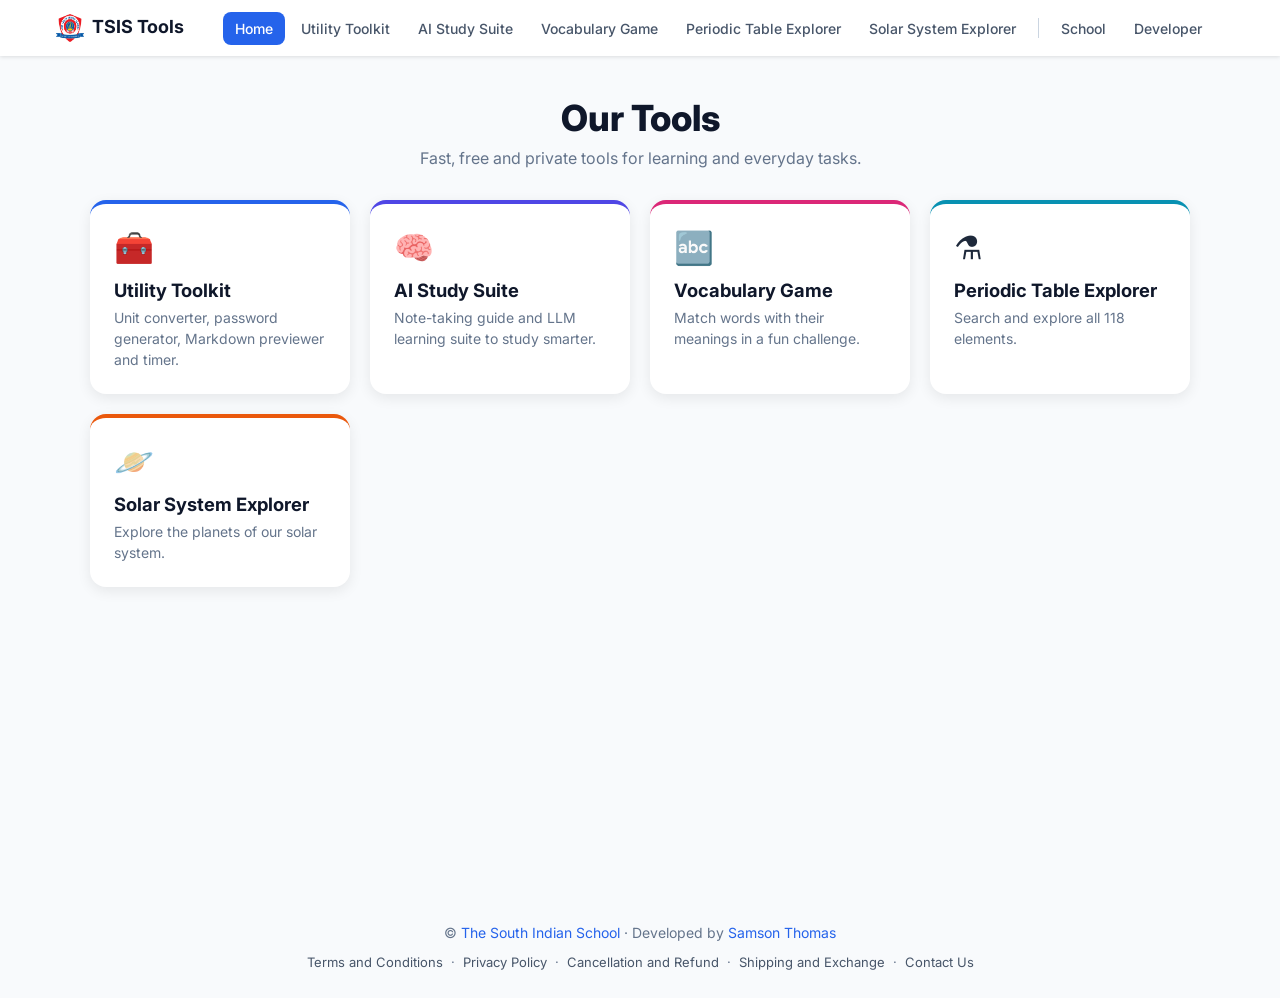
<file: index.html>
<!DOCTYPE html>
<html lang="en">
<head>
    <!-- Google tag (gtag.js) -->
    <script async src="https://www.googletagmanager.com/gtag/js?id=G-5GGECFYJCT"></script>
    <script>
      window.dataLayer = window.dataLayer || [];
      function gtag(){dataLayer.push(arguments);}
      gtag('js', new Date());
      gtag('config', 'G-5GGECFYJCT');
    </script>
    <meta charset="UTF-8">
    <meta name="viewport" content="width=device-width, initial-scale=1.0">
    <title>Free Online Tools for Students – The South Indian School</title>
    <meta name="description" content="Free, fast and private online tools by The South Indian School: utility toolkit, AI study suite, vocabulary game, periodic table and solar system explorers.">
    <meta name="keywords" content="online tools, student tools, unit converter, password generator, periodic table, solar system, vocabulary game, The South Indian School">
    <meta name="author" content="Samson Thomas">
    <meta name="robots" content="index, follow">
    <meta name="theme-color" content="#2563eb">
    <link rel="canonical" href="https://tools.thesouthindianschool.in/">
    <!-- Open Graph -->
<meta property="og:title" content="TSIS Tools - Learning & Productivity Platform">
<meta property="og:description" content="Explore AI Study Suite, Vocabulary Game, Periodic Table Explorer, Solar System Explorer and Utility Toolkit.">
<meta property="og:image" content="https://tools.thesouthindianschool.in/preview.jpg">
<meta property="og:url" content="https://tools.thesouthindianschool.in/">
<meta property="og:type" content="website">

<!-- Twitter/X -->
<meta name="twitter:card" content="summary_large_image">
<meta name="twitter:title" content="TSIS Tools">
<meta name="twitter:description" content="Educational and productivity tools for students and parents.">
<meta name="twitter:image" content="https://tools.thesouthindianschool.in/preview.jpg">
    <meta property="og:type" content="website">
    <meta property="og:site_name" content="The South Indian School Tools">
    <meta property="og:title" content="Free Online Tools | The South Indian School">
    <meta property="og:description" content="Utility toolkit, AI study suite, vocabulary game, periodic table and solar system explorers.">
    <meta property="og:url" content="https://tools.thesouthindianschool.in/">
    <meta name="twitter:card" content="summary">
    <script type="application/ld+json">
    {"@context":"https://schema.org","@type":"WebSite","name":"The South Indian School Tools","url":"https://tools.thesouthindianschool.in/","publisher":{"@type":"EducationalOrganization","name":"The South Indian School","url":"https://thesouthindianschool.in"},"author":{"@type":"Person","name":"Samson Thomas","url":"https://samsonthoma.github.io/"}}
    </script>
    <link href="https://fonts.googleapis.com/css2?family=Inter:wght@400;600;700;800&display=swap" rel="stylesheet">
    <script src="assets/site.js" defer></script>
    <style>body{margin:0}</style>
</head>
<body>
    <main class="sis-home">
        <div class="sis-home-inner">
            <h1>Our Tools</h1>
            <p class="sub">Fast, free and private tools for learning and everyday tasks.</p>
            <div class="sis-grid" id="tools-grid">
                <noscript>
                    <p><a href="utility-toolkit.html">Utility Toolkit</a> &middot; <a href="ai-study-suite.html">AI Study Suite</a> &middot; <a href="vocabulary-game.html">Vocabulary Game</a> &middot; <a href="periodic-table-explorer.html">Periodic Table Explorer</a> &middot; <a href="solar-system-explorer.html">Solar System Explorer</a></p>
                </noscript>
            </div>
        </div>
    </main>
</body>
</html>
</file>
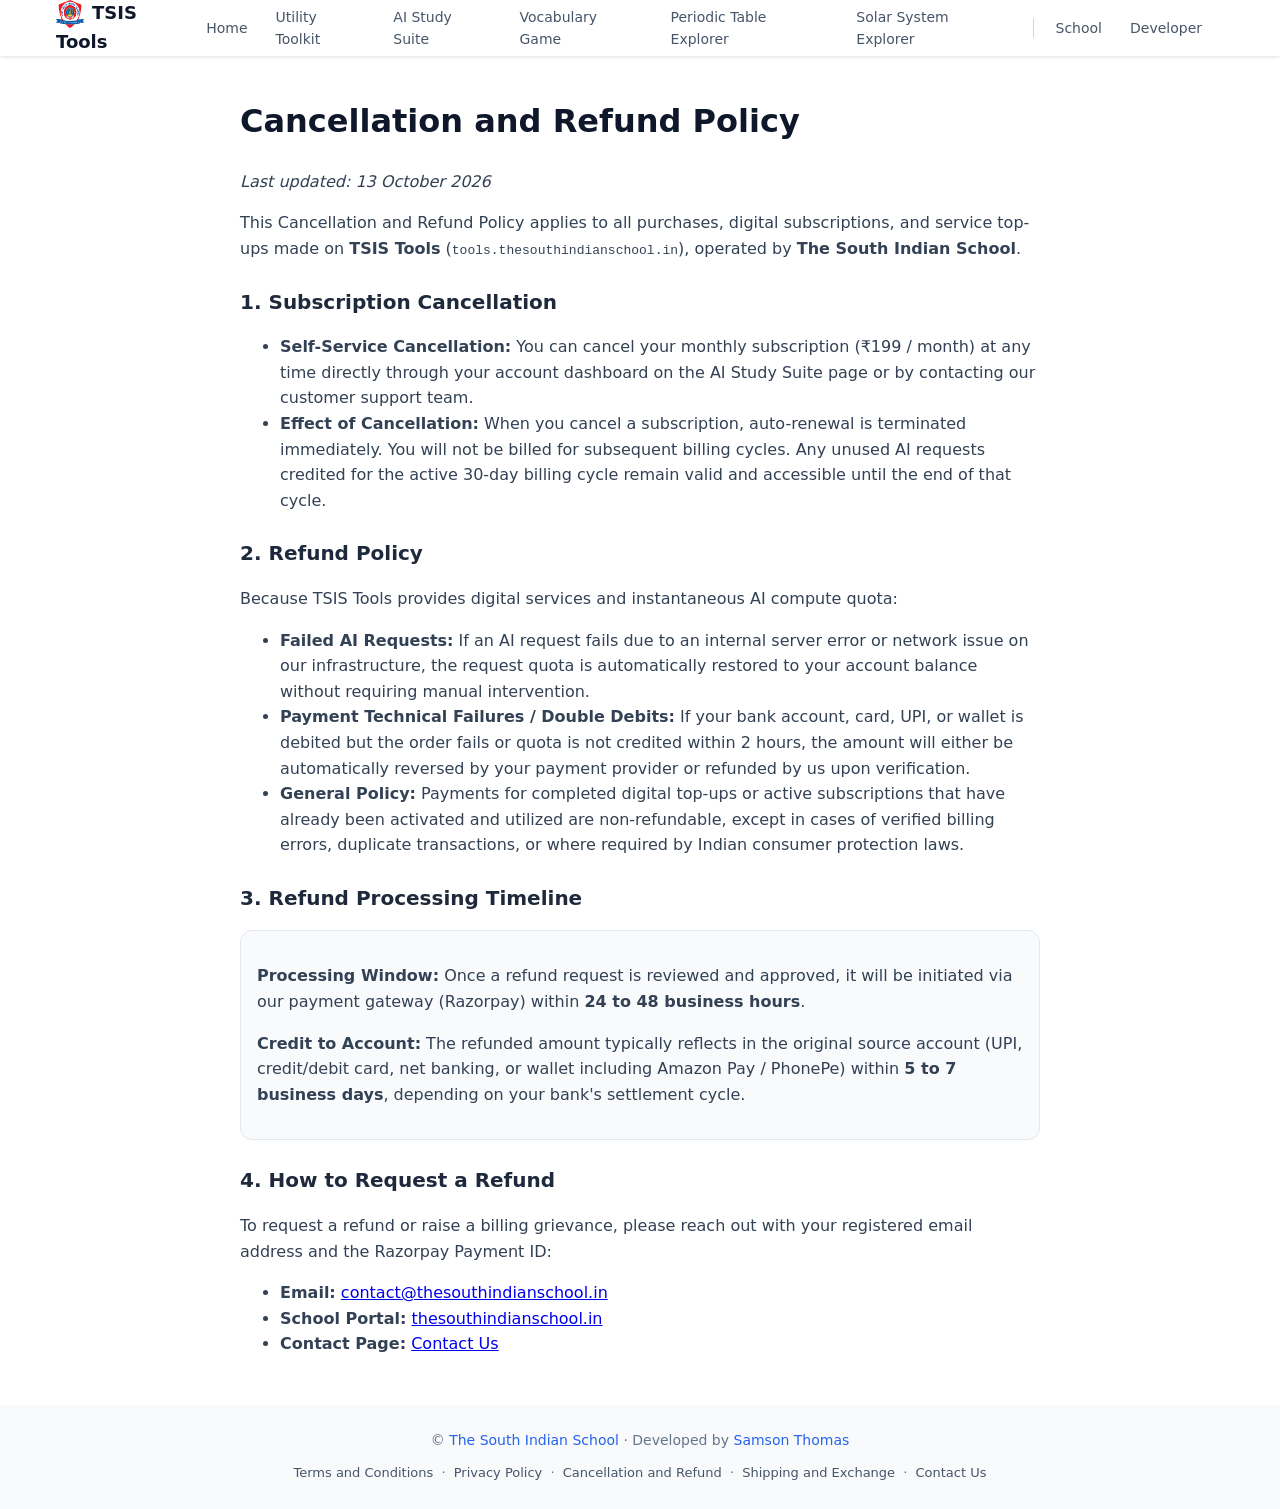
<file: cancellation-and-refund.html>
<!DOCTYPE html>
<html lang="en">
<head>
  <meta charset="UTF-8">
  <meta name="viewport" content="width=device-width, initial-scale=1.0">
  <title>Cancellation and Refund Policy – TSIS Tools</title>
  <link rel="canonical" href="https://tools.thesouthindianschool.in/cancellation-and-refund.html">
  <script src="assets/site.js" defer></script>
  <style>
    body { margin: 0; font-family: Inter, system-ui, -apple-system, sans-serif; color: #1e293b; line-height: 1.6; background: #fff; }
    main { max-width: 800px; margin: 0 auto; padding: 32px 16px; }
    h1 { margin-top: 8px; color: #0f172a; }
    h2 { margin-top: 24px; color: #1e293b; font-size: 1.25rem; }
    p, li { color: #334155; }
    .card { background: #f8fafc; border: 1px solid #e2e8f0; border-radius: 12px; padding: 16px; margin: 16px 0; }
  </style>
</head>
<body>
  <main>
    <h1>Cancellation and Refund Policy</h1>
    <p><em>Last updated: 13 October 2026</em></p>
    <p>This Cancellation and Refund Policy applies to all purchases, digital subscriptions, and service top-ups made on <strong>TSIS Tools</strong> (<code>tools.thesouthindianschool.in</code>), operated by <strong>The South Indian School</strong>.</p>

    <h2>1. Subscription Cancellation</h2>
    <ul>
      <li><strong>Self-Service Cancellation:</strong> You can cancel your monthly subscription (₹199 / month) at any time directly through your account dashboard on the AI Study Suite page or by contacting our customer support team.</li>
      <li><strong>Effect of Cancellation:</strong> When you cancel a subscription, auto-renewal is terminated immediately. You will not be billed for subsequent billing cycles. Any unused AI requests credited for the active 30-day billing cycle remain valid and accessible until the end of that cycle.</li>
    </ul>

    <h2>2. Refund Policy</h2>
    <p>Because TSIS Tools provides digital services and instantaneous AI compute quota:</p>
    <ul>
      <li><strong>Failed AI Requests:</strong> If an AI request fails due to an internal server error or network issue on our infrastructure, the request quota is automatically restored to your account balance without requiring manual intervention.</li>
      <li><strong>Payment Technical Failures / Double Debits:</strong> If your bank account, card, UPI, or wallet is debited but the order fails or quota is not credited within 2 hours, the amount will either be automatically reversed by your payment provider or refunded by us upon verification.</li>
      <li><strong>General Policy:</strong> Payments for completed digital top-ups or active subscriptions that have already been activated and utilized are non-refundable, except in cases of verified billing errors, duplicate transactions, or where required by Indian consumer protection laws.</li>
    </ul>

    <h2>3. Refund Processing Timeline</h2>
    <div class="card">
      <p><strong>Processing Window:</strong> Once a refund request is reviewed and approved, it will be initiated via our payment gateway (Razorpay) within <strong>24 to 48 business hours</strong>.</p>
      <p><strong>Credit to Account:</strong> The refunded amount typically reflects in the original source account (UPI, credit/debit card, net banking, or wallet including Amazon Pay / PhonePe) within <strong>5 to 7 business days</strong>, depending on your bank's settlement cycle.</p>
    </div>

    <h2>4. How to Request a Refund</h2>
    <p>To request a refund or raise a billing grievance, please reach out with your registered email address and the Razorpay Payment ID:</p>
    <ul>
      <li><strong>Email:</strong> <a href="mailto:contact@thesouthindianschool.in">contact@thesouthindianschool.in</a></li>
      <li><strong>School Portal:</strong> <a href="https://thesouthindianschool.in">thesouthindianschool.in</a></li>
      <li><strong>Contact Page:</strong> <a href="contact-us.html">Contact Us</a></li>
    </ul>
  </main>
</body>
</html>
</file>
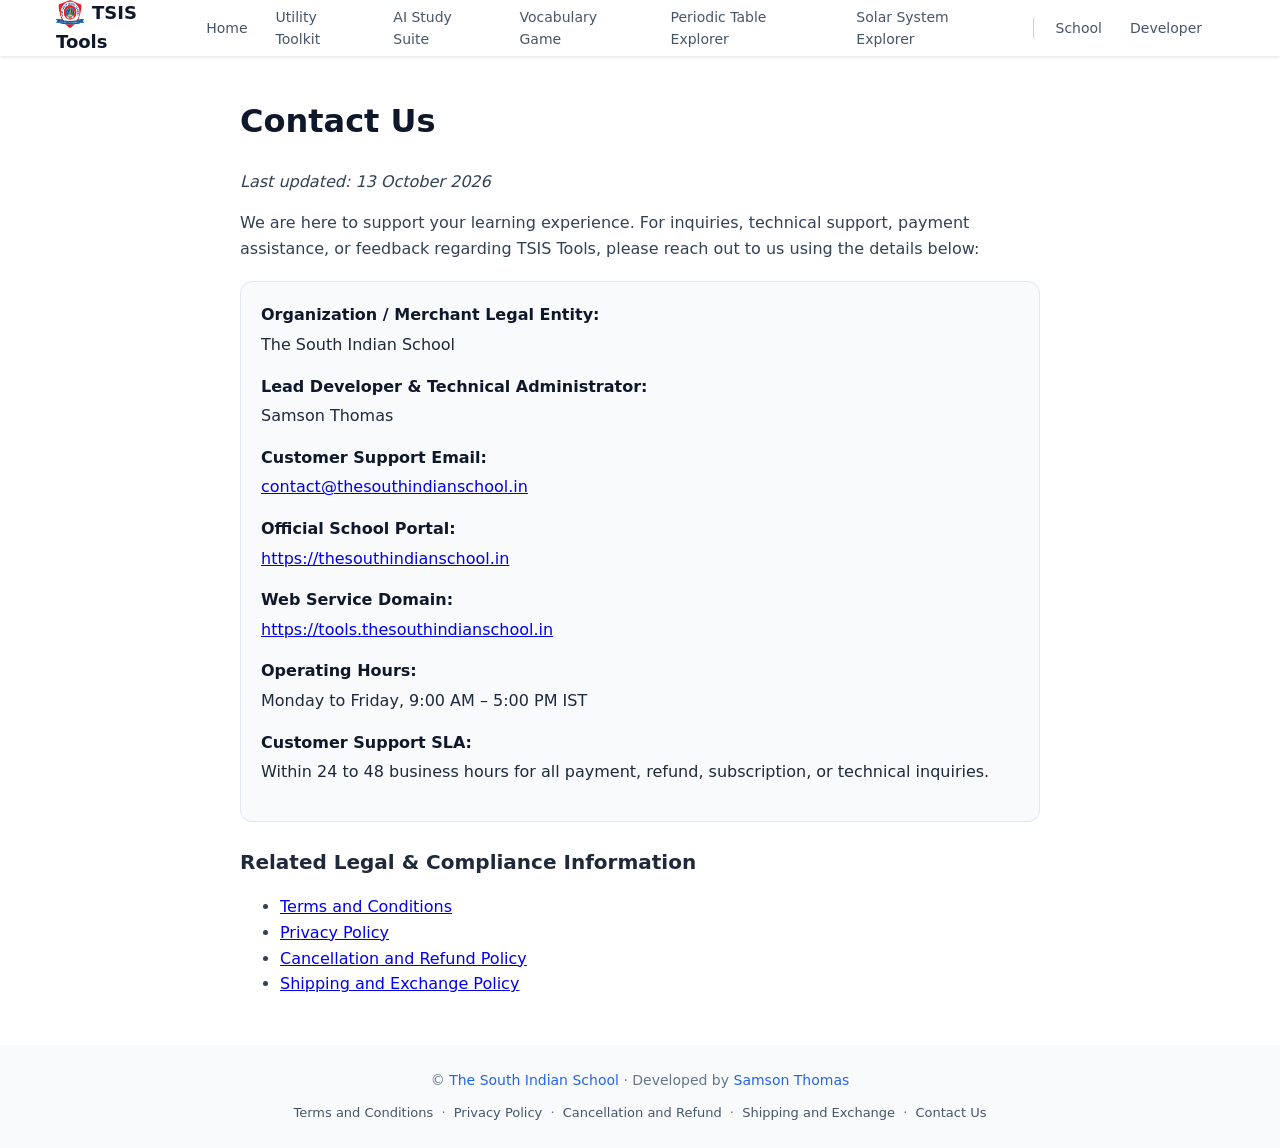
<file: contact-us.html>
<!DOCTYPE html>
<html lang="en">
<head>
  <meta charset="UTF-8">
  <meta name="viewport" content="width=device-width, initial-scale=1.0">
  <title>Contact Us – TSIS Tools</title>
  <link rel="canonical" href="https://tools.thesouthindianschool.in/contact-us.html">
  <script src="assets/site.js" defer></script>
  <style>
    body { margin: 0; font-family: Inter, system-ui, -apple-system, sans-serif; color: #1e293b; line-height: 1.6; background: #fff; }
    main { max-width: 800px; margin: 0 auto; padding: 32px 16px; }
    h1 { margin-top: 8px; color: #0f172a; }
    h2 { margin-top: 24px; color: #1e293b; font-size: 1.25rem; }
    p, li { color: #334155; }
    .contact-card { background: #f8fafc; border: 1px solid #e2e8f0; border-radius: 12px; padding: 20px; margin: 20px 0; }
    .contact-item { margin-bottom: 16px; }
    .contact-item strong { display: block; color: #0f172a; margin-bottom: 4px; }
  </style>
</head>
<body>
  <main>
    <h1>Contact Us</h1>
    <p><em>Last updated: 13 October 2026</em></p>
    <p>We are here to support your learning experience. For inquiries, technical support, payment assistance, or feedback regarding TSIS Tools, please reach out to us using the details below:</p>

    <div class="contact-card">
      <div class="contact-item">
        <strong>Organization / Merchant Legal Entity:</strong>
        <span>The South Indian School</span>
      </div>

      <div class="contact-item">
        <strong>Lead Developer &amp; Technical Administrator:</strong>
        <span>Samson Thomas</span>
      </div>

      <div class="contact-item">
        <strong>Customer Support Email:</strong>
        <a href="mailto:contact@thesouthindianschool.in">contact@thesouthindianschool.in</a>
      </div>

      <div class="contact-item">
        <strong>Official School Portal:</strong>
        <a href="https://thesouthindianschool.in" target="_blank" rel="noopener">https://thesouthindianschool.in</a>
      </div>

      <div class="contact-item">
        <strong>Web Service Domain:</strong>
        <a href="https://tools.thesouthindianschool.in">https://tools.thesouthindianschool.in</a>
      </div>

      <div class="contact-item">
        <strong>Operating Hours:</strong>
        <span>Monday to Friday, 9:00 AM – 5:00 PM IST</span>
      </div>

      <div class="contact-item">
        <strong>Customer Support SLA:</strong>
        <span>Within 24 to 48 business hours for all payment, refund, subscription, or technical inquiries.</span>
      </div>
    </div>

    <h2>Related Legal &amp; Compliance Information</h2>
    <ul>
      <li><a href="terms.html">Terms and Conditions</a></li>
      <li><a href="privacy.html">Privacy Policy</a></li>
      <li><a href="cancellation-and-refund.html">Cancellation and Refund Policy</a></li>
      <li><a href="shipping-and-exchange.html">Shipping and Exchange Policy</a></li>
    </ul>
  </main>
</body>
</html>
</file>
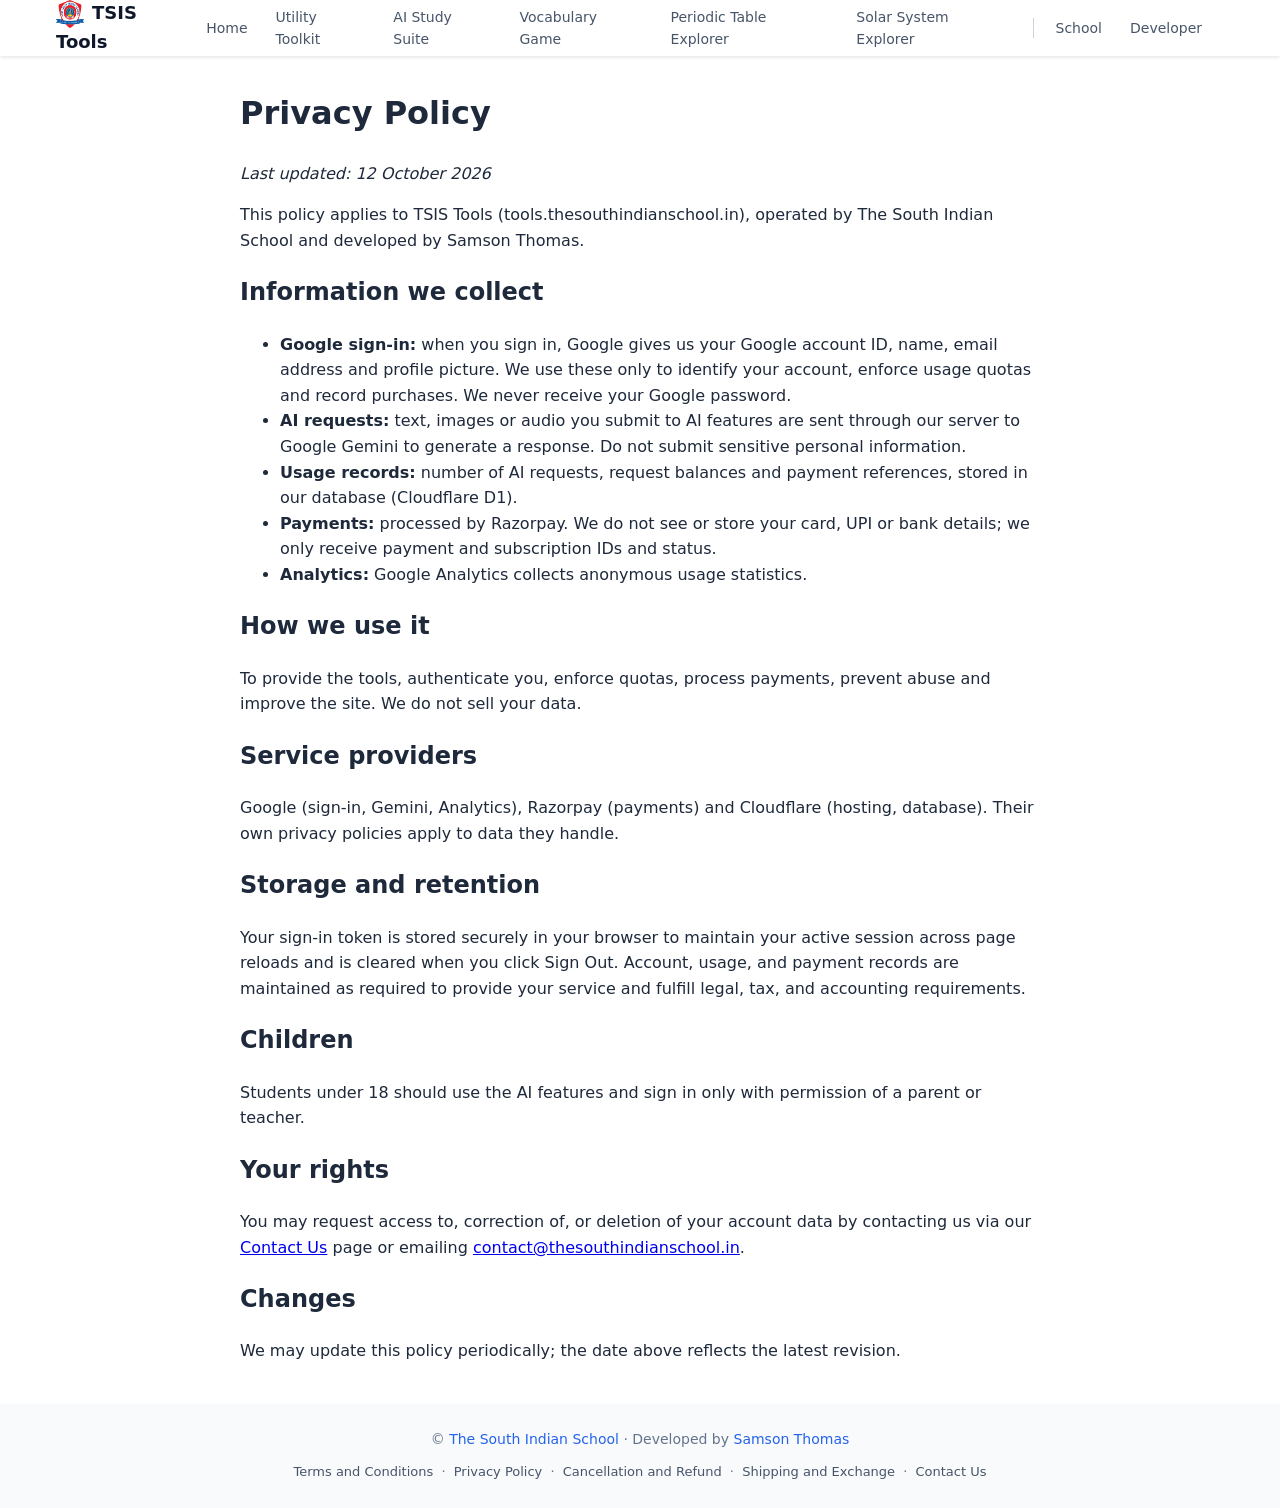
<file: privacy.html>
<!DOCTYPE html>
<html lang="en"><head><meta charset="UTF-8"><meta name="viewport" content="width=device-width, initial-scale=1.0">
<title>Privacy Policy – TSIS Tools</title>
<link rel="canonical" href="https://tools.thesouthindianschool.in/privacy.html">
<script src="assets/site.js" defer></script>
<style>body{margin:0;font-family:Inter,system-ui,sans-serif;color:#1e293b;line-height:1.6}main{max-width:800px;margin:0 auto;padding:24px 16px}h1{margin-top:8px}</style>
</head><body><main>
<h1>Privacy Policy</h1><p><em>Last updated: 12 October 2026</em></p>
<p>This policy applies to TSIS Tools (tools.thesouthindianschool.in), operated by The South Indian School and developed by Samson Thomas.</p>
<h2>Information we collect</h2>
<ul><li><strong>Google sign-in:</strong> when you sign in, Google gives us your Google account ID, name, email address and profile picture. We use these only to identify your account, enforce usage quotas and record purchases. We never receive your Google password.</li>
<li><strong>AI requests:</strong> text, images or audio you submit to AI features are sent through our server to Google Gemini to generate a response. Do not submit sensitive personal information.</li>
<li><strong>Usage records:</strong> number of AI requests, request balances and payment references, stored in our database (Cloudflare D1).</li>
<li><strong>Payments:</strong> processed by Razorpay. We do not see or store your card, UPI or bank details; we only receive payment and subscription IDs and status.</li>
<li><strong>Analytics:</strong> Google Analytics collects anonymous usage statistics.</li></ul>
<h2>How we use it</h2><p>To provide the tools, authenticate you, enforce quotas, process payments, prevent abuse and improve the site. We do not sell your data.</p>
<h2>Service providers</h2><p>Google (sign-in, Gemini, Analytics), Razorpay (payments) and Cloudflare (hosting, database). Their own privacy policies apply to data they handle.</p>
<h2>Storage and retention</h2><p>Your sign-in token is stored securely in your browser to maintain your active session across page reloads and is cleared when you click Sign Out. Account, usage, and payment records are maintained as required to provide your service and fulfill legal, tax, and accounting requirements.</p>
<h2>Children</h2><p>Students under 18 should use the AI features and sign in only with permission of a parent or teacher.</p>
<h2>Your rights</h2><p>You may request access to, correction of, or deletion of your account data by contacting us via our <a href="contact-us.html">Contact Us</a> page or emailing <a href="mailto:contact@thesouthindianschool.in">contact@thesouthindianschool.in</a>.</p>
<h2>Changes</h2><p>We may update this policy periodically; the date above reflects the latest revision.</p>
</main></body></html>
</file>
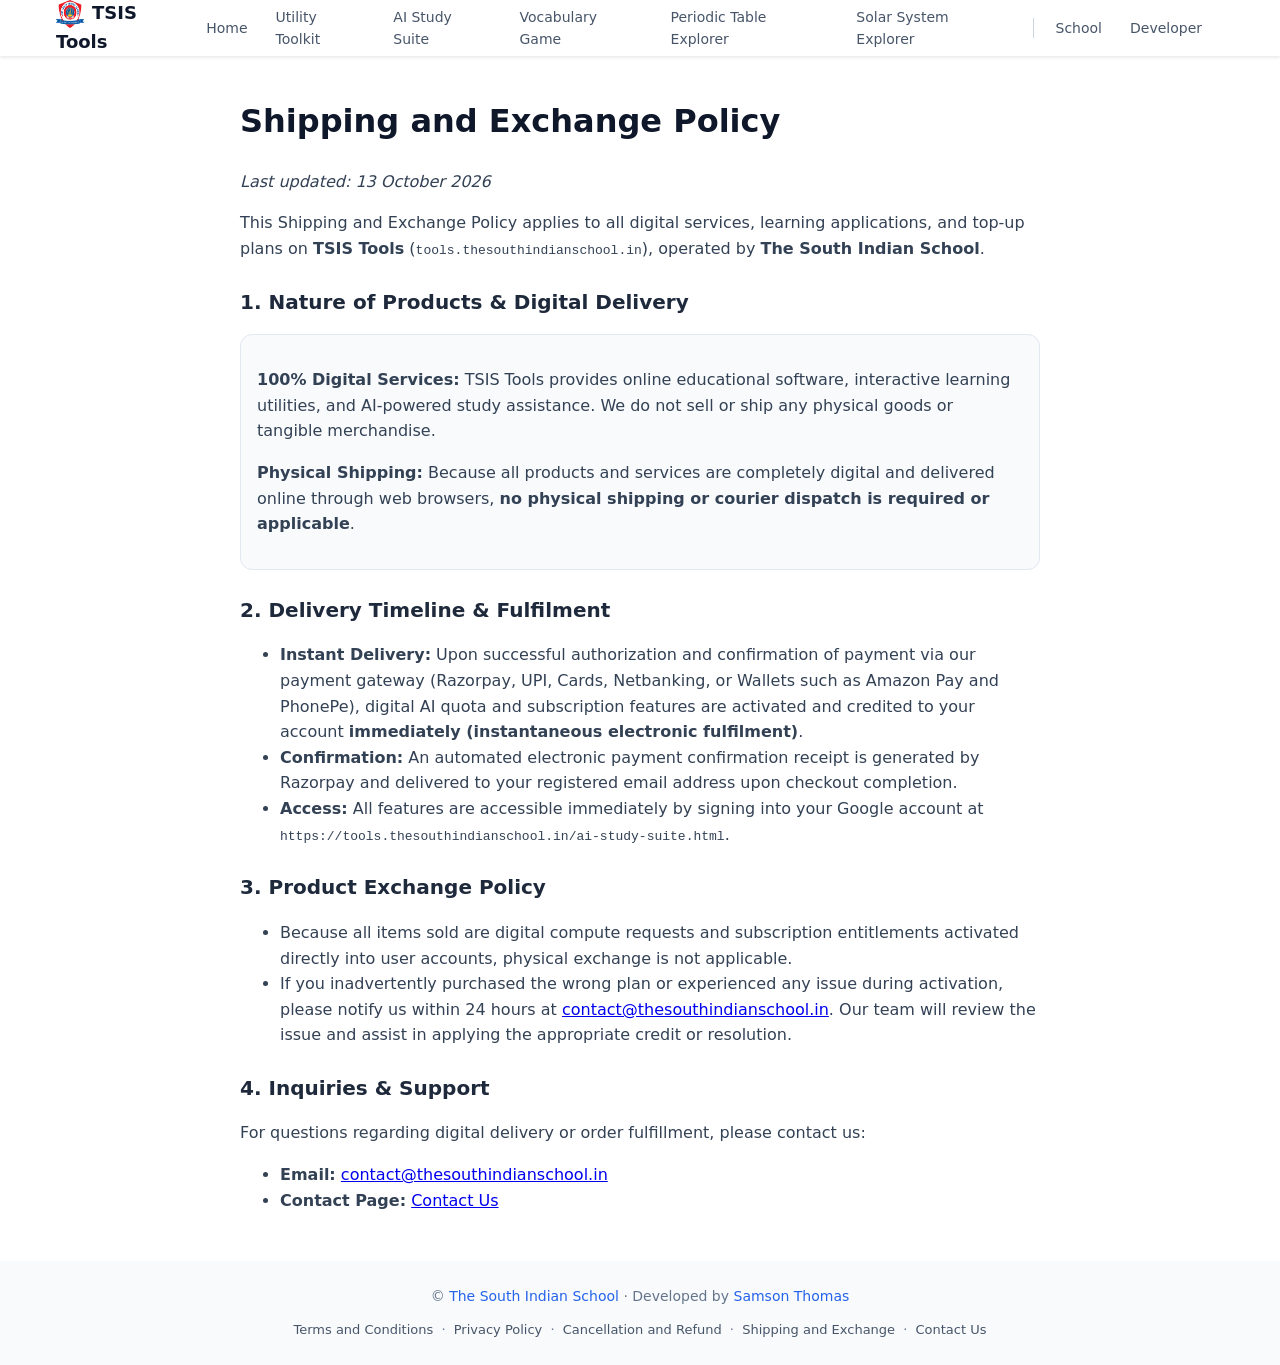
<file: shipping-and-exchange.html>
<!DOCTYPE html>
<html lang="en">
<head>
  <meta charset="UTF-8">
  <meta name="viewport" content="width=device-width, initial-scale=1.0">
  <title>Shipping and Exchange Policy – TSIS Tools</title>
  <link rel="canonical" href="https://tools.thesouthindianschool.in/shipping-and-exchange.html">
  <script src="assets/site.js" defer></script>
  <style>
    body { margin: 0; font-family: Inter, system-ui, -apple-system, sans-serif; color: #1e293b; line-height: 1.6; background: #fff; }
    main { max-width: 800px; margin: 0 auto; padding: 32px 16px; }
    h1 { margin-top: 8px; color: #0f172a; }
    h2 { margin-top: 24px; color: #1e293b; font-size: 1.25rem; }
    p, li { color: #334155; }
    .card { background: #f8fafc; border: 1px solid #e2e8f0; border-radius: 12px; padding: 16px; margin: 16px 0; }
  </style>
</head>
<body>
  <main>
    <h1>Shipping and Exchange Policy</h1>
    <p><em>Last updated: 13 October 2026</em></p>
    <p>This Shipping and Exchange Policy applies to all digital services, learning applications, and top-up plans on <strong>TSIS Tools</strong> (<code>tools.thesouthindianschool.in</code>), operated by <strong>The South Indian School</strong>.</p>

    <h2>1. Nature of Products &amp; Digital Delivery</h2>
    <div class="card">
      <p><strong>100% Digital Services:</strong> TSIS Tools provides online educational software, interactive learning utilities, and AI-powered study assistance. We do not sell or ship any physical goods or tangible merchandise.</p>
      <p><strong>Physical Shipping:</strong> Because all products and services are completely digital and delivered online through web browsers, <strong>no physical shipping or courier dispatch is required or applicable</strong>.</p>
    </div>

    <h2>2. Delivery Timeline &amp; Fulfilment</h2>
    <ul>
      <li><strong>Instant Delivery:</strong> Upon successful authorization and confirmation of payment via our payment gateway (Razorpay, UPI, Cards, Netbanking, or Wallets such as Amazon Pay and PhonePe), digital AI quota and subscription features are activated and credited to your account <strong>immediately (instantaneous electronic fulfilment)</strong>.</li>
      <li><strong>Confirmation:</strong> An automated electronic payment confirmation receipt is generated by Razorpay and delivered to your registered email address upon checkout completion.</li>
      <li><strong>Access:</strong> All features are accessible immediately by signing into your Google account at <code>https://tools.thesouthindianschool.in/ai-study-suite.html</code>.</li>
    </ul>

    <h2>3. Product Exchange Policy</h2>
    <ul>
      <li>Because all items sold are digital compute requests and subscription entitlements activated directly into user accounts, physical exchange is not applicable.</li>
      <li>If you inadvertently purchased the wrong plan or experienced any issue during activation, please notify us within 24 hours at <a href="mailto:contact@thesouthindianschool.in">contact@thesouthindianschool.in</a>. Our team will review the issue and assist in applying the appropriate credit or resolution.</li>
    </ul>

    <h2>4. Inquiries &amp; Support</h2>
    <p>For questions regarding digital delivery or order fulfillment, please contact us:</p>
    <ul>
      <li><strong>Email:</strong> <a href="mailto:contact@thesouthindianschool.in">contact@thesouthindianschool.in</a></li>
      <li><strong>Contact Page:</strong> <a href="contact-us.html">Contact Us</a></li>
    </ul>
  </main>
</body>
</html>
</file>
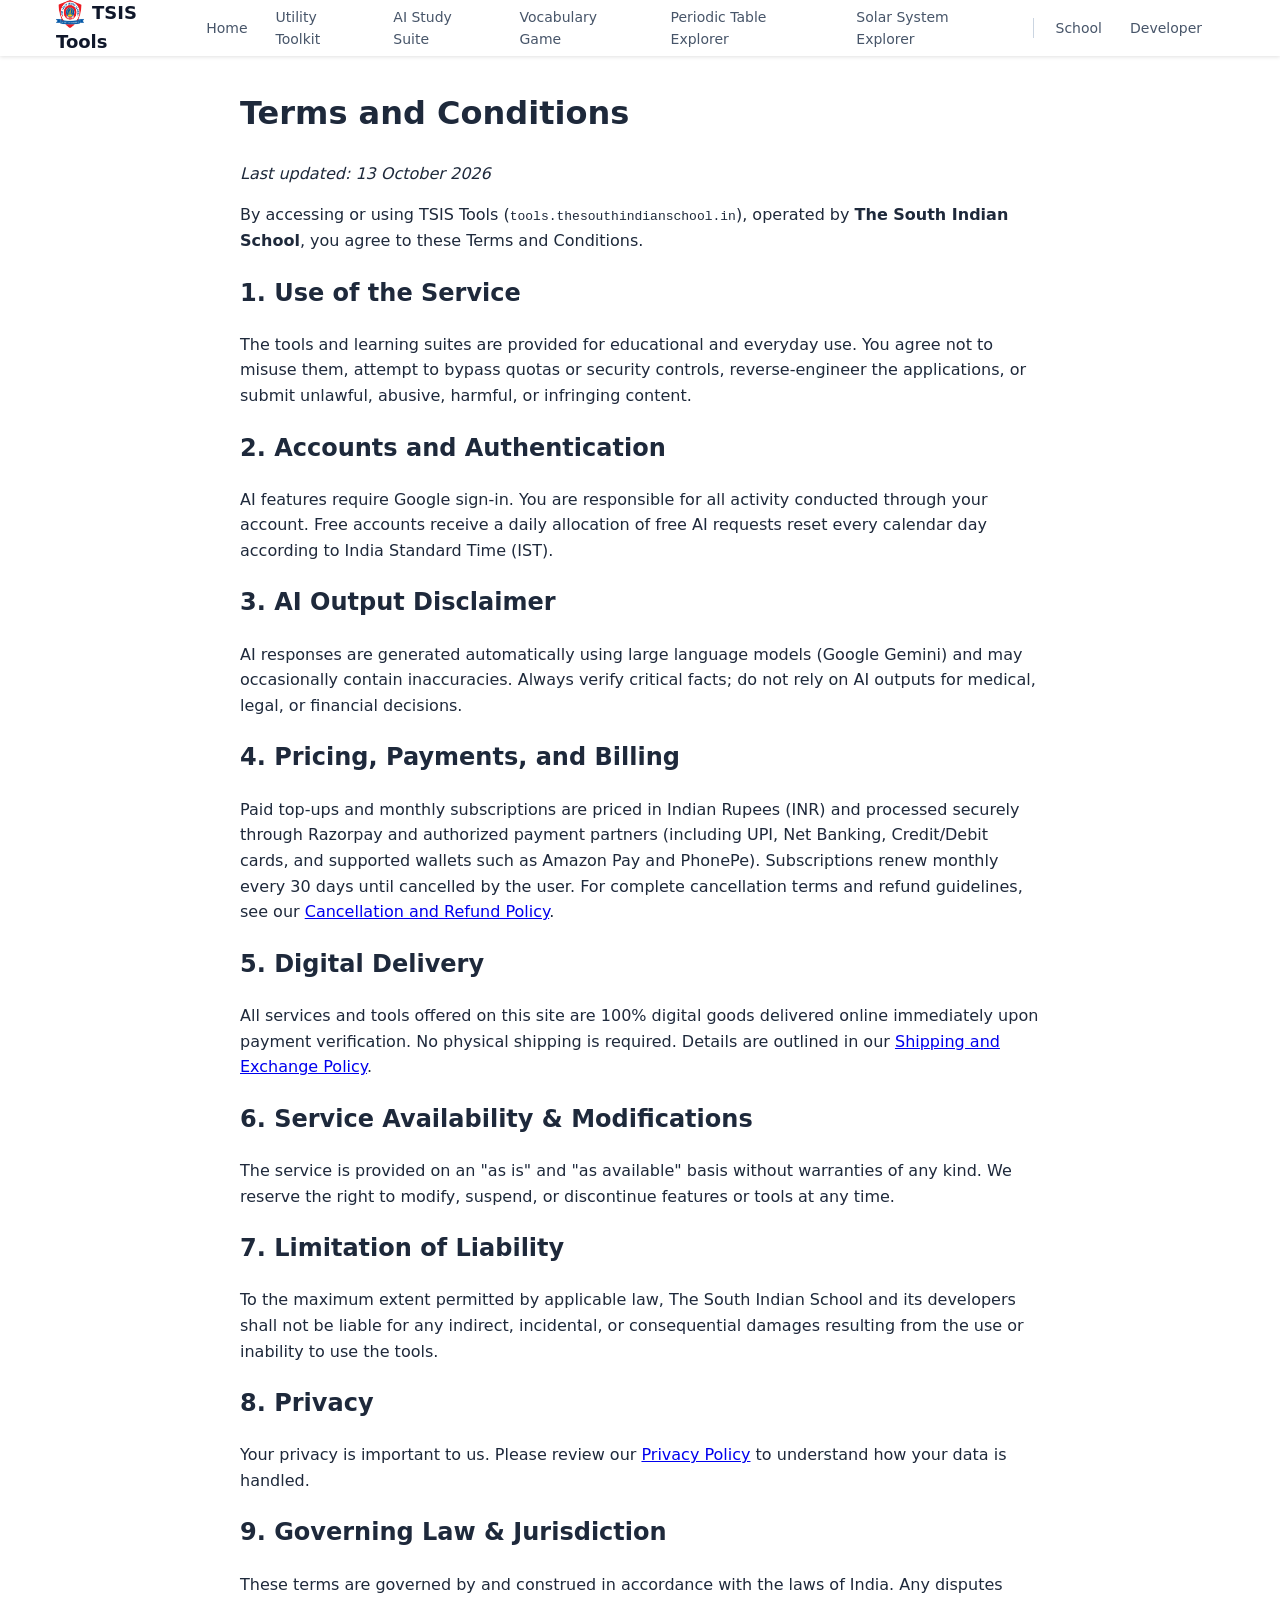
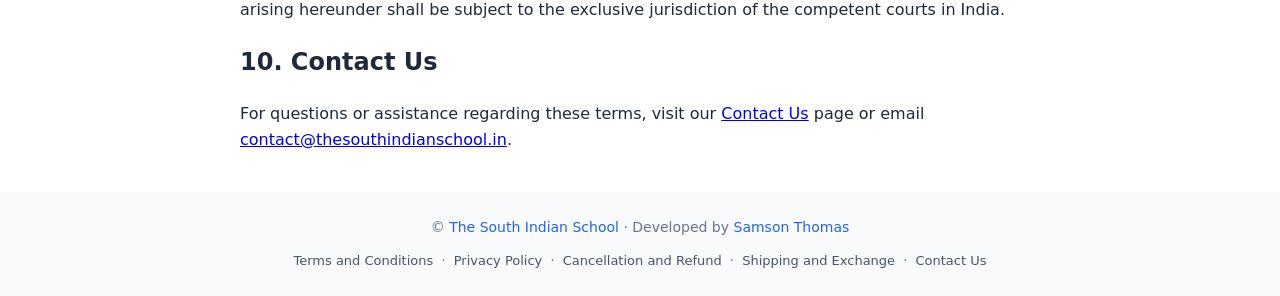
<file: terms.html>
<!DOCTYPE html>
<html lang="en"><head><meta charset="UTF-8"><meta name="viewport" content="width=device-width, initial-scale=1.0">
<title>Terms and Conditions – TSIS Tools</title>
<link rel="canonical" href="https://tools.thesouthindianschool.in/terms.html">
<script src="assets/site.js" defer></script>
<style>body{margin:0;font-family:Inter,system-ui,sans-serif;color:#1e293b;line-height:1.6}main{max-width:800px;margin:0 auto;padding:24px 16px}h1{margin-top:8px}</style>
</head><body><main>
<h1>Terms and Conditions</h1><p><em>Last updated: 13 October 2026</em></p>
<p>By accessing or using TSIS Tools (<code>tools.thesouthindianschool.in</code>), operated by <strong>The South Indian School</strong>, you agree to these Terms and Conditions.</p>
<h2>1. Use of the Service</h2><p>The tools and learning suites are provided for educational and everyday use. You agree not to misuse them, attempt to bypass quotas or security controls, reverse-engineer the applications, or submit unlawful, abusive, harmful, or infringing content.</p>
<h2>2. Accounts and Authentication</h2><p>AI features require Google sign-in. You are responsible for all activity conducted through your account. Free accounts receive a daily allocation of free AI requests reset every calendar day according to India Standard Time (IST).</p>
<h2>3. AI Output Disclaimer</h2><p>AI responses are generated automatically using large language models (Google Gemini) and may occasionally contain inaccuracies. Always verify critical facts; do not rely on AI outputs for medical, legal, or financial decisions.</p>
<h2>4. Pricing, Payments, and Billing</h2><p>Paid top-ups and monthly subscriptions are priced in Indian Rupees (INR) and processed securely through Razorpay and authorized payment partners (including UPI, Net Banking, Credit/Debit cards, and supported wallets such as Amazon Pay and PhonePe). Subscriptions renew monthly every 30 days until cancelled by the user. For complete cancellation terms and refund guidelines, see our <a href="cancellation-and-refund.html">Cancellation and Refund Policy</a>.</p>
<h2>5. Digital Delivery</h2><p>All services and tools offered on this site are 100% digital goods delivered online immediately upon payment verification. No physical shipping is required. Details are outlined in our <a href="shipping-and-exchange.html">Shipping and Exchange Policy</a>.</p>
<h2>6. Service Availability &amp; Modifications</h2><p>The service is provided on an "as is" and "as available" basis without warranties of any kind. We reserve the right to modify, suspend, or discontinue features or tools at any time.</p>
<h2>7. Limitation of Liability</h2><p>To the maximum extent permitted by applicable law, The South Indian School and its developers shall not be liable for any indirect, incidental, or consequential damages resulting from the use or inability to use the tools.</p>
<h2>8. Privacy</h2><p>Your privacy is important to us. Please review our <a href="privacy.html">Privacy Policy</a> to understand how your data is handled.</p>
<h2>9. Governing Law &amp; Jurisdiction</h2><p>These terms are governed by and construed in accordance with the laws of India. Any disputes arising hereunder shall be subject to the exclusive jurisdiction of the competent courts in India.</p>
<h2>10. Contact Us</h2><p>For questions or assistance regarding these terms, visit our <a href="contact-us.html">Contact Us</a> page or email <a href="mailto:contact@thesouthindianschool.in">contact@thesouthindianschool.in</a>.</p>
</main></body></html>
</file>
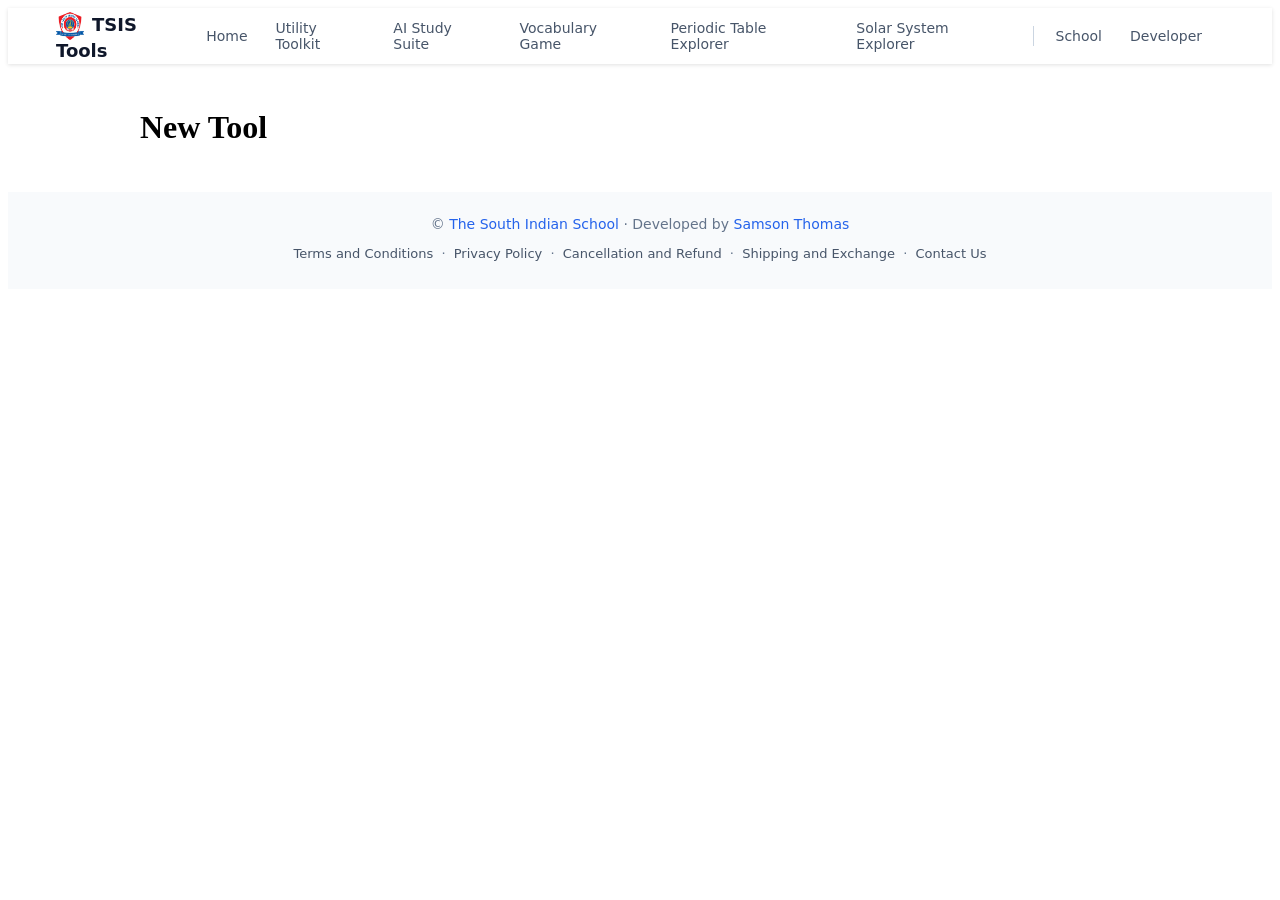
<file: tool-template.html>
<!DOCTYPE html>
<html lang="en">
<head>
  <!-- Google tag (gtag.js) -->
  <script async src="https://www.googletagmanager.com/gtag/js?id=G-5GGECFYJCT"></script>
  <script>
    window.dataLayer = window.dataLayer || [];
    function gtag(){dataLayer.push(arguments);}
    gtag('js', new Date());
    gtag('config', 'G-5GGECFYJCT');
  </script>
  <meta charset="UTF-8">
  <meta name="viewport" content="width=device-width, initial-scale=1.0">
  <title>New Tool | The South Indian School</title>
  <meta name="description" content="Describe the tool here.">
  <meta name="robots" content="noindex">
  <!-- Shared navigation bar + footer. Also add the tool to assets/tools.js -->
  <script src="assets/site.js" defer></script>
</head>
<body>
  <main class="sis-page">
    <h1>New Tool</h1>
  </main>
</body>
</html>
</file>
